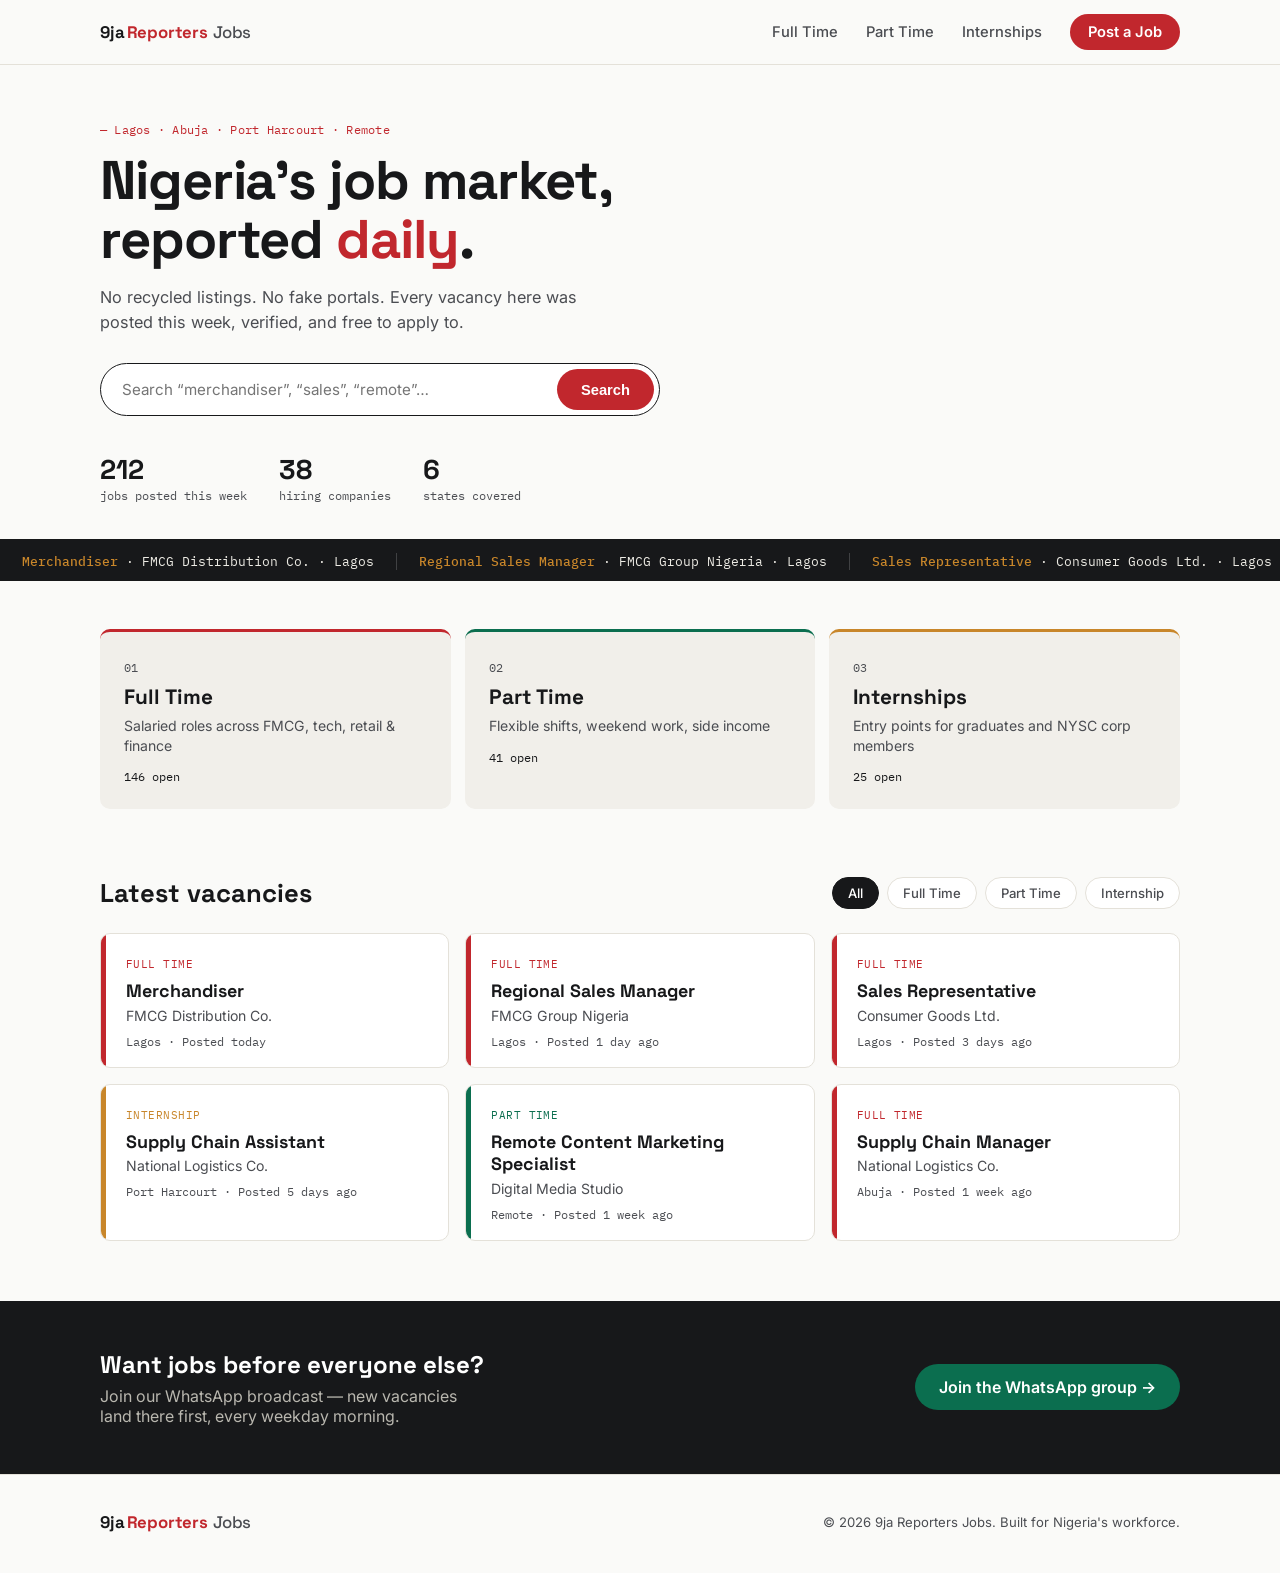
<file: index.html>
<!DOCTYPE html>
<html lang="en">
<head>
<meta charset="UTF-8">
<meta name="viewport" content="width=device-width, initial-scale=1.0">
<title>9ja Reporters Jobs — Real vacancies, posted daily</title>
<link rel="preconnect" href="https://fonts.googleapis.com">
<link href="https://fonts.googleapis.com/css2?family=Space+Grotesk:wght@500;600;700&family=Inter:wght@400;500;600;700&family=IBM+Plex+Mono:wght@400;500&display=swap" rel="stylesheet">
<link rel="stylesheet" href="style.css">
</head>
<body>

<header class="site-header">
  <div class="wrap header-inner">
    <a href="index.html" class="logo">9ja<span>Reporters</span><em>Jobs</em></a>
    <button class="menu-btn" id="menuBtn" aria-label="Open menu">
      <span></span><span></span><span></span>
    </button>
    <nav class="site-nav" id="siteNav">
      <a href="#jobs">Full Time</a>
      <a href="#jobs">Part Time</a>
      <a href="#jobs">Internships</a>
      <a href="#" class="nav-cta">Post a Job</a>
    </nav>
  </div>
</header>

<section class="hero">
  <div class="wrap">
    <p class="eyebrow">— Lagos · Abuja · Port Harcourt · Remote</p>
    <h1>Nigeria's job market,<br>reported <em>daily</em>.</h1>
    <p class="hero-sub">No recycled listings. No fake portals. Every vacancy here was posted this week, verified, and free to apply to.</p>

    <form class="search-bar" id="searchForm">
      <input type="text" id="searchInput" placeholder="Search “merchandiser”, “sales”, “remote”…" autocomplete="off">
      <button type="submit">Search</button>
    </form>

    <div class="hero-stats">
      <div><strong>212</strong><span>jobs posted this week</span></div>
      <div><strong>38</strong><span>hiring companies</span></div>
      <div><strong>6</strong><span>states covered</span></div>
    </div>
  </div>
</section>

<div class="ticker-wrap" aria-label="Latest postings">
  <div class="ticker" id="ticker">
    <!-- duplicated in JS for seamless loop -->
  </div>
</div>

<section class="categories wrap">
  <a href="#jobs" class="cat-card cat-full">
    <span class="cat-label">01</span>
    <h3>Full&nbsp;Time</h3>
    <p>Salaried roles across FMCG, tech, retail &amp; finance</p>
    <span class="cat-count">146 open</span>
  </a>
  <a href="#jobs" class="cat-card cat-part">
    <span class="cat-label">02</span>
    <h3>Part&nbsp;Time</h3>
    <p>Flexible shifts, weekend work, side income</p>
    <span class="cat-count">41 open</span>
  </a>
  <a href="#jobs" class="cat-card cat-intern">
    <span class="cat-label">03</span>
    <h3>Internships</h3>
    <p>Entry points for graduates and NYSC corp members</p>
    <span class="cat-count">25 open</span>
  </a>
</section>

<section class="jobs-section wrap" id="jobs">
  <div class="section-head">
    <h2>Latest vacancies</h2>
    <div class="filter-pills">
      <button class="pill active" data-filter="all">All</button>
      <button class="pill" data-filter="full">Full Time</button>
      <button class="pill" data-filter="part">Part Time</button>
      <button class="pill" data-filter="intern">Internship</button>
    </div>
  </div>

  <div class="job-grid" id="jobGrid">

    <a href="job.html" class="job-card" data-type="full">
      <div class="job-card-bar"></div>
      <div class="job-card-body">
        <span class="job-tag">Full Time</span>
        <h3>Merchandiser</h3>
        <p class="job-company">FMCG Distribution Co.</p>
        <p class="job-meta">Lagos · Posted today</p>
      </div>
    </a>

    <a href="job.html" class="job-card" data-type="full">
      <div class="job-card-bar"></div>
      <div class="job-card-body">
        <span class="job-tag">Full Time</span>
        <h3>Regional Sales Manager</h3>
        <p class="job-company">FMCG Group Nigeria</p>
        <p class="job-meta">Lagos · Posted 1 day ago</p>
      </div>
    </a>

    <a href="job.html" class="job-card" data-type="full">
      <div class="job-card-bar"></div>
      <div class="job-card-body">
        <span class="job-tag">Full Time</span>
        <h3>Sales Representative</h3>
        <p class="job-company">Consumer Goods Ltd.</p>
        <p class="job-meta">Lagos · Posted 3 days ago</p>
      </div>
    </a>

    <a href="job.html" class="job-card" data-type="intern">
      <div class="job-card-bar"></div>
      <div class="job-card-body">
        <span class="job-tag">Internship</span>
        <h3>Supply Chain Assistant</h3>
        <p class="job-company">National Logistics Co.</p>
        <p class="job-meta">Port Harcourt · Posted 5 days ago</p>
      </div>
    </a>

    <a href="job.html" class="job-card" data-type="part">
      <div class="job-card-bar"></div>
      <div class="job-card-body">
        <span class="job-tag">Part Time</span>
        <h3>Remote Content Marketing Specialist</h3>
        <p class="job-company">Digital Media Studio</p>
        <p class="job-meta">Remote · Posted 1 week ago</p>
      </div>
    </a>

    <a href="job.html" class="job-card" data-type="full">
      <div class="job-card-bar"></div>
      <div class="job-card-body">
        <span class="job-tag">Full Time</span>
        <h3>Supply Chain Manager</h3>
        <p class="job-company">National Logistics Co.</p>
        <p class="job-meta">Abuja · Posted 1 week ago</p>
      </div>
    </a>

  </div>
</section>

<section class="whatsapp-cta">
  <div class="wrap wa-inner">
    <div>
      <h2>Want jobs before everyone else?</h2>
      <p>Join our WhatsApp broadcast — new vacancies land there first, every weekday morning.</p>
    </div>
    <a href="https://wa.link/ag2utb" class="wa-btn">Join the WhatsApp group →</a>
  </div>
</section>

<footer class="site-footer">
  <div class="wrap footer-inner">
    <div class="logo">9ja<span>Reporters</span><em>Jobs</em></div>
    <p>© 2026 9ja Reporters Jobs. Built for Nigeria's workforce.</p>
  </div>
</footer>

<script src="script.js"></script>
</body>
</html>
</file>
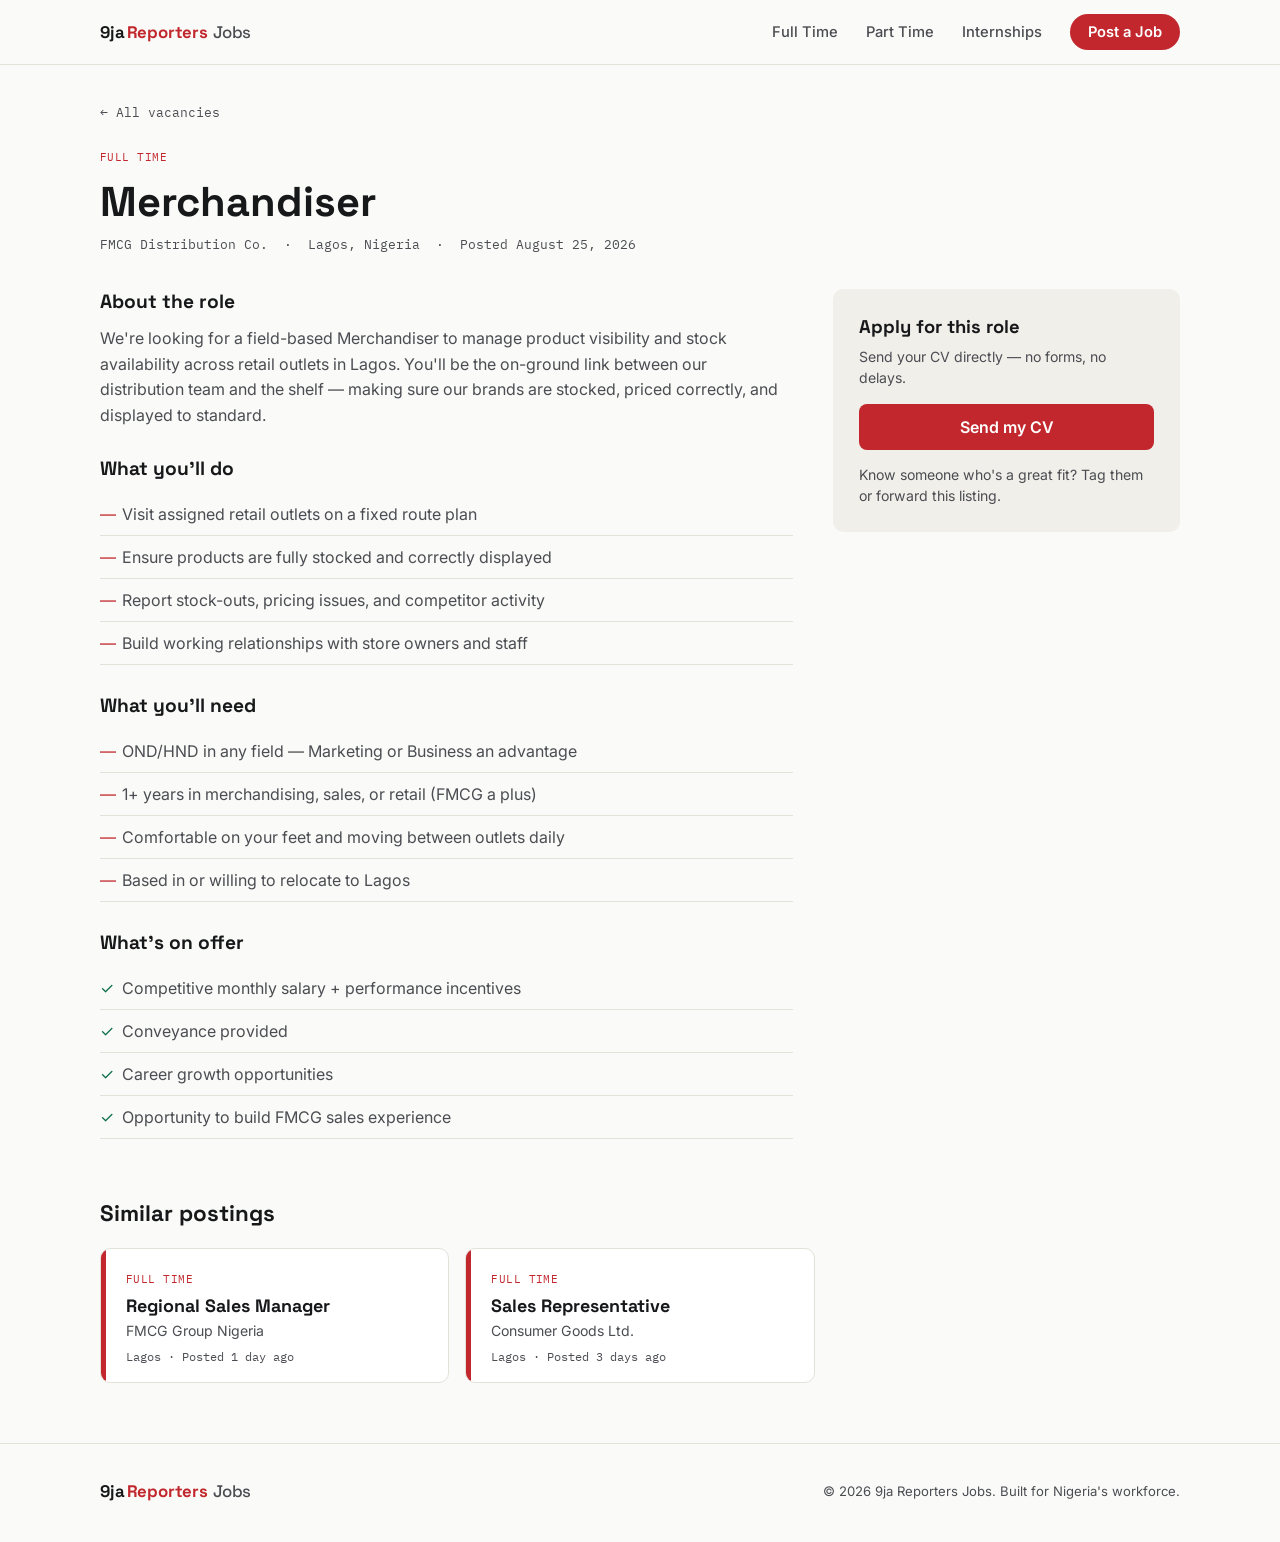
<file: job.html>
<!DOCTYPE html>
<html lang="en">
<head>
<meta charset="UTF-8">
<meta name="viewport" content="width=device-width, initial-scale=1.0">
<title>Merchandiser — 9ja Reporters Jobs</title>
<link rel="preconnect" href="https://fonts.googleapis.com">
<link href="https://fonts.googleapis.com/css2?family=Space+Grotesk:wght@500;600;700&family=Inter:wght@400;500;600;700&family=IBM+Plex+Mono:wght@400;500&display=swap" rel="stylesheet">
<link rel="stylesheet" href="style.css">
</head>
<body>

<header class="site-header">
  <div class="wrap header-inner">
    <a href="index.html" class="logo">9ja<span>Reporters</span><em>Jobs</em></a>
    <button class="menu-btn" id="menuBtn" aria-label="Open menu">
      <span></span><span></span><span></span>
    </button>
    <nav class="site-nav" id="siteNav">
      <a href="index.html#jobs">Full Time</a>
      <a href="index.html#jobs">Part Time</a>
      <a href="index.html#jobs">Internships</a>
      <a href="#" class="nav-cta">Post a Job</a>
    </nav>
  </div>
</header>

<section class="job-detail wrap">
  <a href="index.html" class="back-link">← All vacancies</a>

  <div class="job-detail-head">
    <span class="job-tag">Full Time</span>
    <h1>Merchandiser</h1>
    <p class="job-detail-meta">FMCG Distribution Co. &nbsp;·&nbsp; Lagos, Nigeria &nbsp;·&nbsp; Posted August 25, 2026</p>
  </div>

  <div class="job-detail-grid">
    <div class="job-detail-main">

      <h2>About the role</h2>
      <p>We're looking for a field-based Merchandiser to manage product visibility and stock availability across retail outlets in Lagos. You'll be the on-ground link between our distribution team and the shelf — making sure our brands are stocked, priced correctly, and displayed to standard.</p>

      <h2>What you'll do</h2>
      <ul class="req-list">
        <li>Visit assigned retail outlets on a fixed route plan</li>
        <li>Ensure products are fully stocked and correctly displayed</li>
        <li>Report stock-outs, pricing issues, and competitor activity</li>
        <li>Build working relationships with store owners and staff</li>
      </ul>

      <h2>What you'll need</h2>
      <ul class="req-list">
        <li>OND/HND in any field — Marketing or Business an advantage</li>
        <li>1+ years in merchandising, sales, or retail (FMCG a plus)</li>
        <li>Comfortable on your feet and moving between outlets daily</li>
        <li>Based in or willing to relocate to Lagos</li>
      </ul>

      <h2>What's on offer</h2>
      <ul class="req-list check">
        <li>Competitive monthly salary + performance incentives</li>
        <li>Conveyance provided</li>
        <li>Career growth opportunities</li>
        <li>Opportunity to build FMCG sales experience</li>
      </ul>

    </div>

    <aside class="job-detail-side">
      <div class="apply-card">
        <h3>Apply for this role</h3>
        <p>Send your CV directly — no forms, no delays.</p>
        <a href="mailto:careers@9jareporters.com" class="apply-btn">Send my CV</a>
        <p class="apply-note">Know someone who's a great fit? Tag them or forward this listing.</p>
      </div>
    </aside>
  </div>
</section>

<section class="similar-posts wrap">
  <h2>Similar postings</h2>
  <div class="job-grid">
    <a href="job.html" class="job-card" data-type="full">
      <div class="job-card-bar"></div>
      <div class="job-card-body">
        <span class="job-tag">Full Time</span>
        <h3>Regional Sales Manager</h3>
        <p class="job-company">FMCG Group Nigeria</p>
        <p class="job-meta">Lagos · Posted 1 day ago</p>
      </div>
    </a>
    <a href="job.html" class="job-card" data-type="full">
      <div class="job-card-bar"></div>
      <div class="job-card-body">
        <span class="job-tag">Full Time</span>
        <h3>Sales Representative</h3>
        <p class="job-company">Consumer Goods Ltd.</p>
        <p class="job-meta">Lagos · Posted 3 days ago</p>
      </div>
    </a>
  </div>
</section>

<footer class="site-footer">
  <div class="wrap footer-inner">
    <div class="logo">9ja<span>Reporters</span><em>Jobs</em></div>
    <p>© 2026 9ja Reporters Jobs. Built for Nigeria's workforce.</p>
  </div>
</footer>

<script src="script.js"></script>
</body>
</html>
</file>
<file: style.css>
/* ============ tokens ============ */
:root{
  --red:        #C1272D;
  --red-dark:   #931D22;
  --ink:        #17181A;
  --ink-soft:   #4B4D52;
  --paper:      #FAFAF8;
  --card:       #F1EFEA;
  --line:       #E4E1D9;
  --green:      #0B6E4F;
  --gold:       #C8862A;
  --radius:     10px;

  --font-display: 'Space Grotesk', sans-serif;
  --font-body:    'Inter', sans-serif;
  --font-mono:    'IBM Plex Mono', monospace;
}

*{ box-sizing:border-box; margin:0; padding:0; }
html{ scroll-behavior:smooth; }
body{
  font-family:var(--font-body);
  color:var(--ink);
  background:var(--paper);
  -webkit-font-smoothing:antialiased;
}
a{ text-decoration:none; color:inherit; }
ul{ list-style:none; }
.wrap{ max-width:1120px; margin:0 auto; padding:0 20px; }
:focus-visible{ outline:2px solid var(--red); outline-offset:2px; }

@media (prefers-reduced-motion:reduce){
  *{ animation-duration:0.01ms !important; animation-iteration-count:1 !important; transition-duration:0.01ms !important; }
}

/* ============ header ============ */
.site-header{
  position:sticky; top:0; z-index:50;
  background:rgba(250,250,248,0.92);
  backdrop-filter:blur(8px);
  border-bottom:1px solid var(--line);
}
.header-inner{
  display:flex; align-items:center; justify-content:space-between;
  height:64px;
}
.logo{
  font-family:var(--font-display);
  font-weight:700;
  font-size:1.05rem;
  letter-spacing:-0.01em;
  display:flex; align-items:baseline; gap:2px;
}
.logo span{ color:var(--red); }
.logo em{ font-style:normal; color:var(--ink-soft); font-weight:500; margin-left:3px; }

.site-nav{
  display:none;
  align-items:center;
  gap:28px;
  font-size:0.92rem;
  font-weight:500;
}
.site-nav a{ color:var(--ink-soft); transition:color .15s; }
.site-nav a:hover{ color:var(--ink); }
.nav-cta{
  background:var(--red);
  color:#fff !important;
  padding:9px 18px;
  border-radius:999px;
  font-weight:600;
}
.nav-cta:hover{ background:var(--red-dark); }

.menu-btn{
  display:flex; flex-direction:column; gap:4px;
  background:none; border:none; cursor:pointer; padding:8px;
}
.menu-btn span{ width:20px; height:2px; background:var(--ink); display:block; }

@media (min-width:860px){
  .site-nav{ display:flex; }
  .menu-btn{ display:none; }
}
.site-nav.open{
  display:flex; flex-direction:column; align-items:flex-start; gap:16px;
  position:absolute; top:64px; left:0; right:0;
  background:var(--paper); padding:20px; border-bottom:1px solid var(--line);
}

/* ============ hero ============ */
.hero{ padding:56px 0 36px; }
.eyebrow{
  font-family:var(--font-mono);
  font-size:0.78rem;
  color:var(--red);
  letter-spacing:0.02em;
  margin-bottom:14px;
}
.hero h1{
  font-family:var(--font-display);
  font-size:clamp(2.1rem, 7vw, 3.4rem);
  font-weight:700;
  line-height:1.08;
  letter-spacing:-0.02em;
}
.hero h1 em{ font-style:normal; color:var(--red); }
.hero-sub{
  margin-top:16px;
  max-width:480px;
  color:var(--ink-soft);
  font-size:1.02rem;
  line-height:1.55;
}

.search-bar{
  margin-top:28px;
  display:flex;
  background:#fff;
  border:1.5px solid var(--ink);
  border-radius:999px;
  padding:5px;
  max-width:560px;
}
.search-bar input{
  flex:1;
  border:none; outline:none; background:none;
  padding:11px 16px;
  font-family:var(--font-body);
  font-size:0.95rem;
}
.search-bar button{
  background:var(--red);
  color:#fff; border:none; border-radius:999px;
  padding:0 24px;
  font-weight:600; font-size:0.92rem;
  cursor:pointer;
  transition:background .15s;
}
.search-bar button:hover{ background:var(--red-dark); }

.hero-stats{
  display:flex; gap:32px;
  margin-top:36px;
  flex-wrap:wrap;
}
.hero-stats div{ display:flex; flex-direction:column; }
.hero-stats strong{
  font-family:var(--font-display);
  font-size:1.7rem;
  color:var(--ink);
}
.hero-stats span{
  font-size:0.78rem;
  color:var(--ink-soft);
  font-family:var(--font-mono);
}

/* ============ ticker ============ */
.ticker-wrap{
  background:var(--ink);
  overflow:hidden;
  white-space:nowrap;
  padding:11px 0;
}
.ticker{
  display:inline-flex;
  gap:0;
  animation:scrollTicker 32s linear infinite;
}
.ticker span{
  font-family:var(--font-mono);
  font-size:0.8rem;
  color:#EDEBE4;
  padding:0 22px;
  border-right:1px solid rgba(255,255,255,0.18);
}
.ticker span b{ color:var(--gold); font-weight:500; }
@keyframes scrollTicker{
  from{ transform:translateX(0); }
  to{ transform:translateX(-50%); }
}

/* ============ categories ============ */
.categories{
  display:grid; gap:14px;
  padding:48px 20px;
  grid-template-columns:1fr;
}
@media (min-width:700px){
  .categories{ grid-template-columns:repeat(3,1fr); }
}
.cat-card{
  background:var(--card);
  border-radius:var(--radius);
  padding:24px;
  border-top:3px solid var(--ink);
  transition:transform .15s;
}
.cat-card:hover{ transform:translateY(-3px); }
.cat-full{ border-top-color:var(--red); }
.cat-part{ border-top-color:var(--green); }
.cat-intern{ border-top-color:var(--gold); }
.cat-label{
  font-family:var(--font-mono);
  font-size:0.75rem;
  color:var(--ink-soft);
}
.cat-card h3{
  font-family:var(--font-display);
  font-size:1.3rem;
  margin:8px 0 6px;
}
.cat-card p{ color:var(--ink-soft); font-size:0.88rem; line-height:1.4; }
.cat-count{
  display:inline-block;
  margin-top:14px;
  font-family:var(--font-mono);
  font-size:0.75rem;
  color:var(--ink);
}

/* ============ jobs section ============ */
.jobs-section{ padding:20px 20px 60px; }
.section-head{
  display:flex; flex-direction:column; gap:16px;
  margin-bottom:24px;
}
@media (min-width:700px){
  .section-head{ flex-direction:row; align-items:center; justify-content:space-between; }
}
.section-head h2{
  font-family:var(--font-display);
  font-size:1.6rem;
}
.filter-pills{ display:flex; gap:8px; flex-wrap:wrap; }
.pill{
  font-family:var(--font-body);
  font-size:0.82rem; font-weight:500;
  padding:7px 15px;
  border-radius:999px;
  border:1px solid var(--line);
  background:#fff;
  cursor:pointer;
  color:var(--ink-soft);
  transition:all .15s;
}
.pill.active, .pill:hover{ background:var(--ink); color:#fff; border-color:var(--ink); }

.job-grid{
  display:grid; gap:16px;
  grid-template-columns:1fr;
}
@media (min-width:700px){
  .job-grid{ grid-template-columns:repeat(2,1fr); }
}
@media (min-width:1000px){
  .job-grid{ grid-template-columns:repeat(3,1fr); }
}

.job-card{
  display:flex;
  background:#fff;
  border:1px solid var(--line);
  border-radius:var(--radius);
  overflow:hidden;
  transition:box-shadow .15s, transform .15s;
}
.job-card:hover{ box-shadow:0 8px 24px rgba(23,24,26,0.08); transform:translateY(-2px); }
.job-card-bar{ width:5px; background:var(--red); flex-shrink:0; }
.job-card[data-type="part"] .job-card-bar{ background:var(--green); }
.job-card[data-type="intern"] .job-card-bar{ background:var(--gold); }
.job-card-body{ padding:18px 20px; }
.job-tag{
  font-family:var(--font-mono);
  font-size:0.7rem;
  text-transform:uppercase;
  letter-spacing:0.04em;
  color:var(--red);
}
.job-card[data-type="part"] .job-tag{ color:var(--green); }
.job-card[data-type="intern"] .job-tag{ color:var(--gold); }
.job-card h3{
  font-family:var(--font-display);
  font-size:1.12rem;
  margin:8px 0 4px;
  line-height:1.25;
}
.job-company{ font-size:0.88rem; color:var(--ink-soft); }
.job-meta{
  font-family:var(--font-mono);
  font-size:0.72rem;
  color:var(--ink-soft);
  margin-top:10px;
}

/* ============ whatsapp cta ============ */
.whatsapp-cta{ background:var(--ink); padding:48px 0; }
.wa-inner{
  display:flex; flex-direction:column; gap:20px;
  align-items:flex-start;
}
@media (min-width:700px){
  .wa-inner{ flex-direction:row; align-items:center; justify-content:space-between; }
}
.whatsapp-cta h2{
  font-family:var(--font-display);
  color:#fff; font-size:1.5rem;
}
.whatsapp-cta p{ color:#B9B7AF; margin-top:6px; max-width:380px; }
.wa-btn{
  background:var(--green);
  color:#fff; font-weight:600;
  padding:13px 24px;
  border-radius:999px;
  white-space:nowrap;
  flex-shrink:0;
  transition:background .15s;
}
.wa-btn:hover{ background:#095A40; }

/* ============ footer ============ */
.site-footer{ padding:36px 0 40px; border-top:1px solid var(--line); }
.footer-inner{
  display:flex; flex-direction:column; gap:10px;
}
@media (min-width:700px){
  .footer-inner{ flex-direction:row; justify-content:space-between; align-items:center; }
}
.site-footer p{ font-size:0.82rem; color:var(--ink-soft); }

/* ============ job detail page ============ */
.job-detail{ padding:36px 20px 20px; }
.back-link{
  font-family:var(--font-mono);
  font-size:0.82rem;
  color:var(--ink-soft);
  display:inline-block;
  margin-bottom:24px;
}
.back-link:hover{ color:var(--ink); }
.job-detail-head h1{
  font-family:var(--font-display);
  font-size:clamp(1.8rem,5vw,2.6rem);
  margin:10px 0 8px;
}
.job-detail-meta{
  font-family:var(--font-mono);
  font-size:0.82rem;
  color:var(--ink-soft);
}
.job-detail-grid{
  display:grid; gap:40px;
  margin-top:36px;
  grid-template-columns:1fr;
}
@media (min-width:860px){
  .job-detail-grid{ grid-template-columns:2fr 1fr; }
}
.job-detail-main h2{
  font-family:var(--font-display);
  font-size:1.2rem;
  margin:28px 0 12px;
}
.job-detail-main h2:first-child{ margin-top:0; }
.job-detail-main p{ color:var(--ink-soft); line-height:1.6; }
.req-list li{
  padding:9px 0 9px 22px;
  position:relative;
  color:var(--ink-soft);
  line-height:1.5;
  border-bottom:1px solid var(--line);
}
.req-list li::before{
  content:"—";
  position:absolute; left:0; color:var(--red);
}
.req-list.check li::before{ content:"✓"; color:var(--green); }

.apply-card{
  background:var(--card);
  border-radius:var(--radius);
  padding:26px;
  position:sticky; top:88px;
}
.apply-card h3{ font-family:var(--font-display); font-size:1.15rem; margin-bottom:8px; }
.apply-card p{ color:var(--ink-soft); font-size:0.88rem; line-height:1.5; }
.apply-btn{
  display:block; text-align:center;
  background:var(--red); color:#fff;
  font-weight:600; padding:13px;
  border-radius:8px; margin:16px 0 14px;
  transition:background .15s;
}
.apply-btn:hover{ background:var(--red-dark); }
.apply-note{ font-size:0.78rem; color:var(--ink-soft); }

.similar-posts{ padding:40px 20px 60px; }
.similar-posts h2{ font-family:var(--font-display); font-size:1.4rem; margin-bottom:20px; }
</file>
